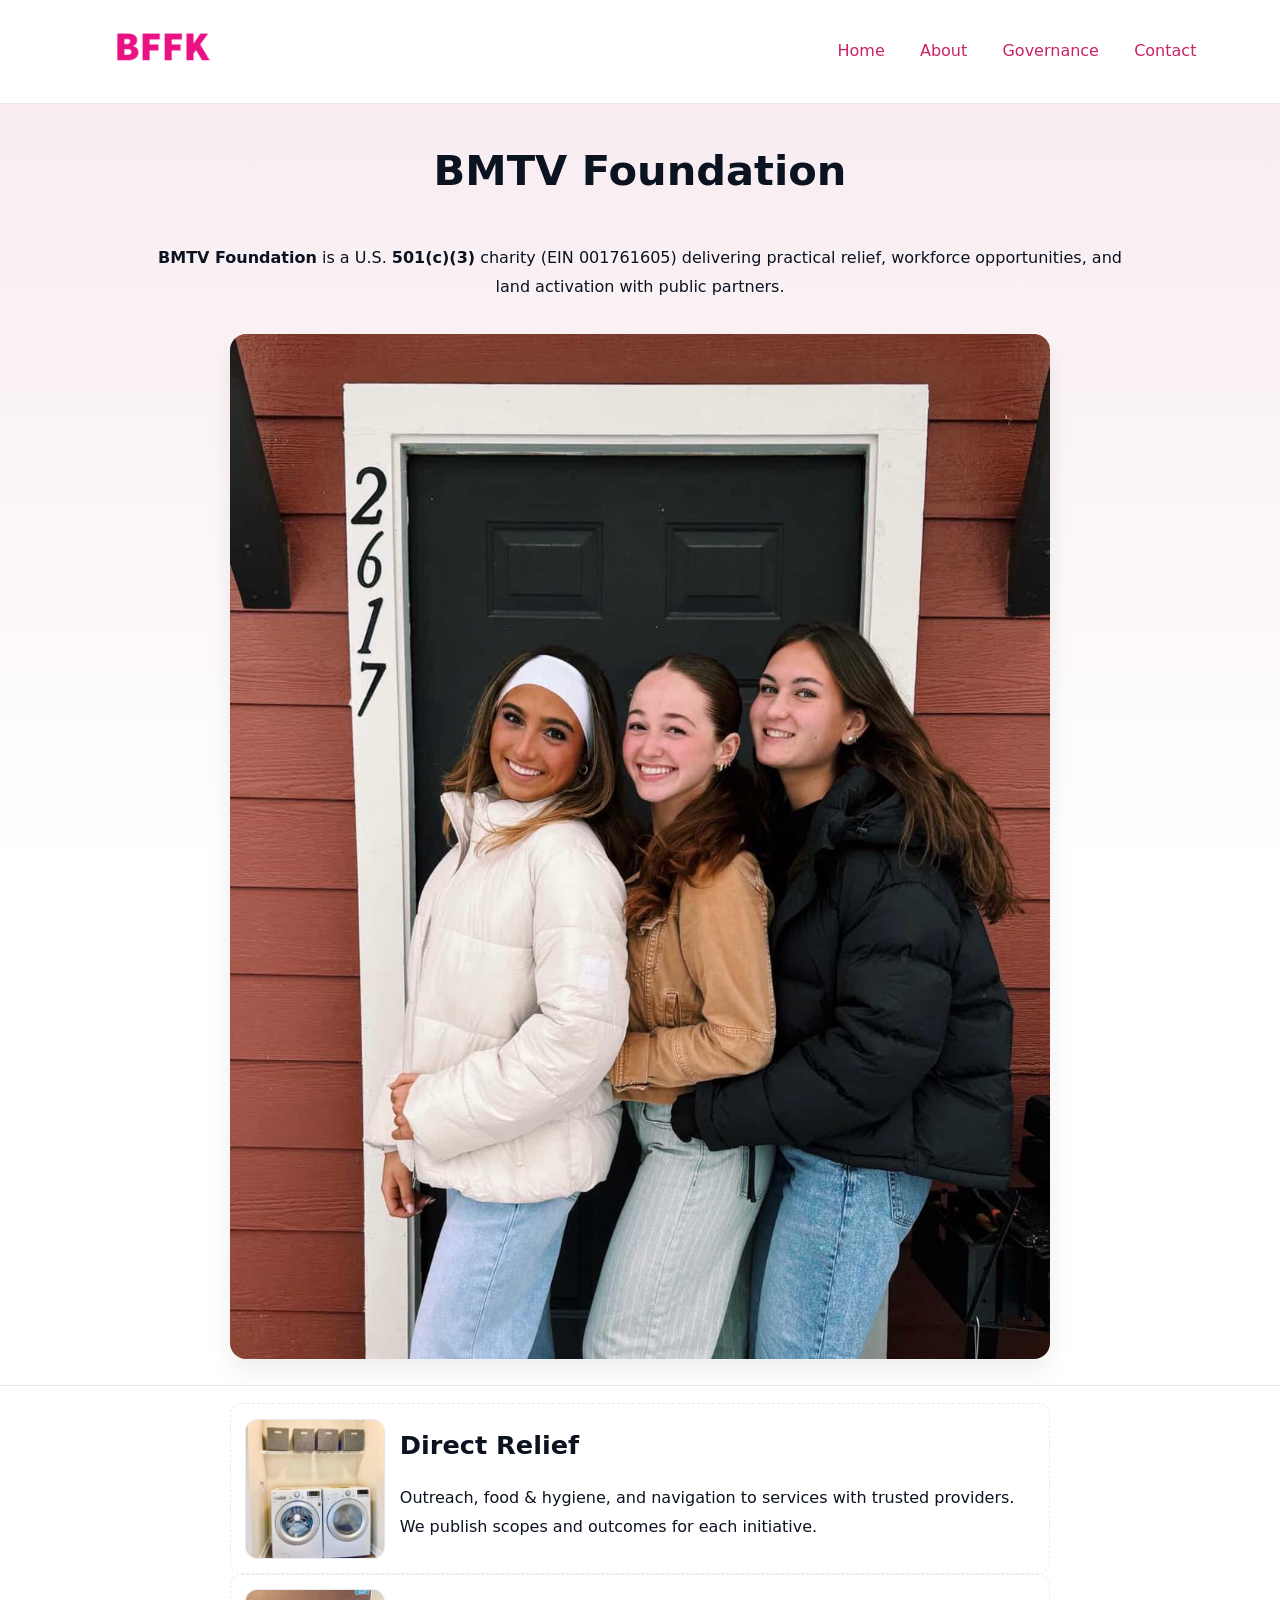
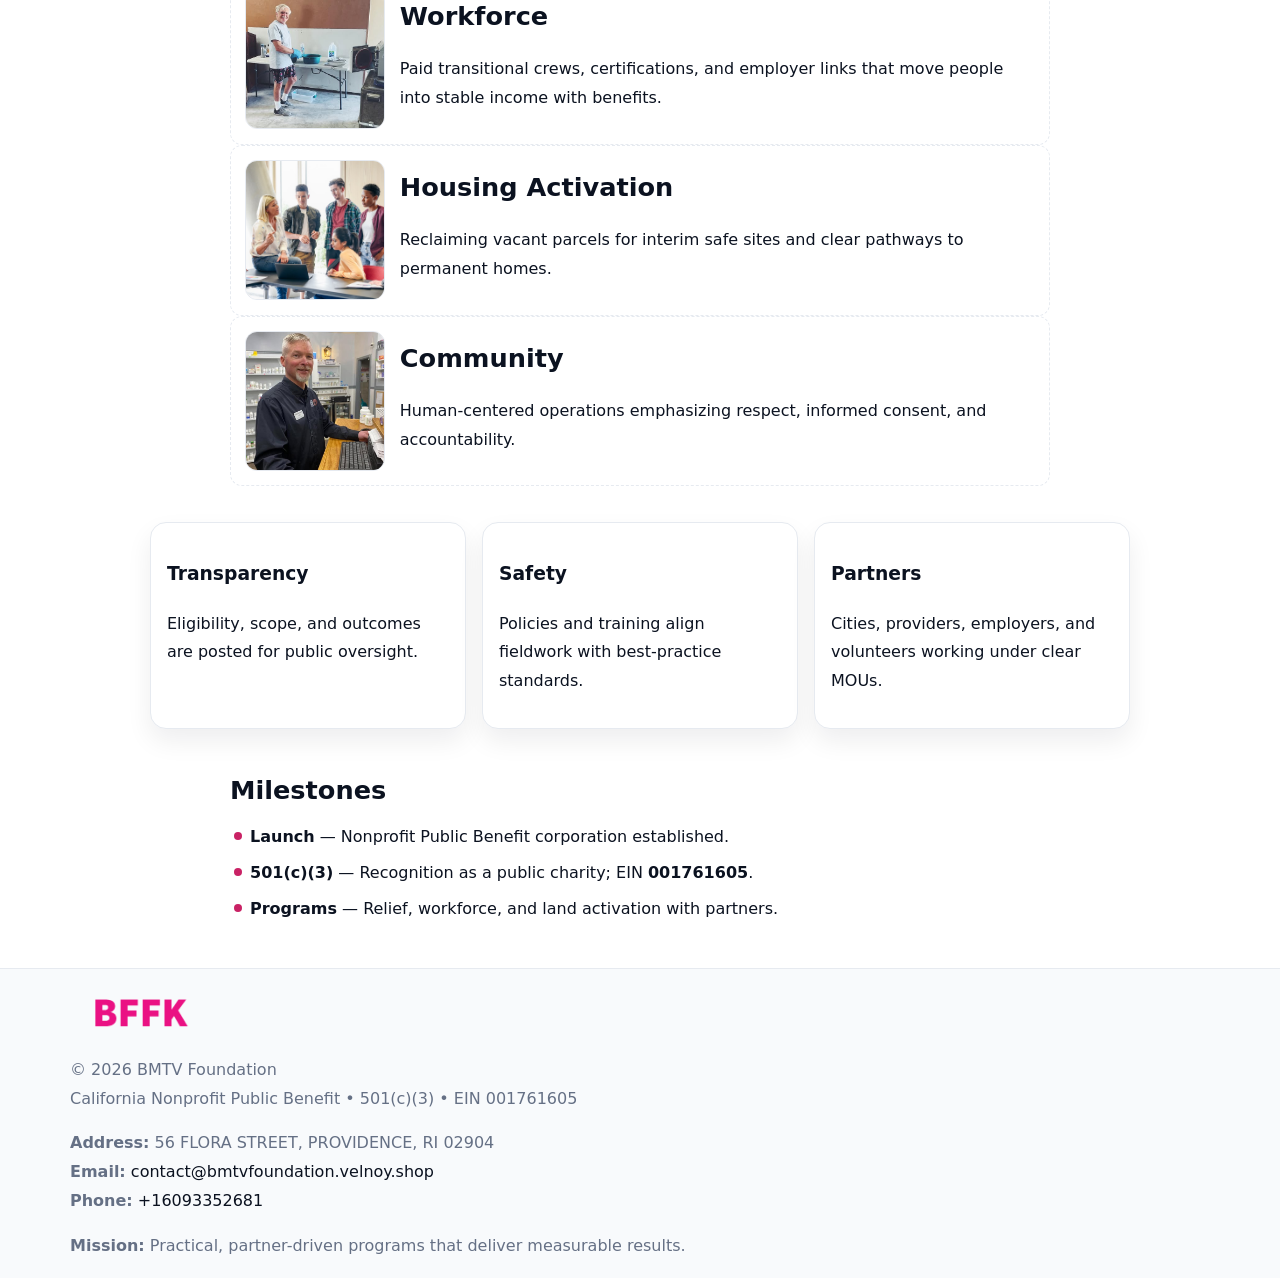
<file: index.html>
<!doctype html><html lang="en"><head>
<meta charset="utf-8"/><meta name="viewport" content="width=device-width,initial-scale=1"/>
<title>BMTV Foundation – Nonprofit • 2025</title>
<link rel="stylesheet" href="assets/styles.css"/><link rel="icon" href="images/logo.png"/>
<meta name="data-ein" content="001761605"/><meta name="data-name" content="BMTV Foundation"/>
<meta name="data-email" content="contact@bmtvfoundation.velnoy.shop"/><meta name="data-phone" content="+16093352681"/>
<meta name="data-address" content="56 FLORA STREET, PROVIDENCE, RI 02904"/><meta name="data-map" content="56+FLORA+STREET,+PROVIDENCE,+RI+02904"/>
  <meta name="description" content="We are a 501(c)(3) organization advancing community services, education, and direct relief through transparent programs, local partnerships, and measurable outcomes.">
<meta name="facebook-domain-verification" content="dv6xs6zcgkv3vx4q07f45iibncoa6l" />
</head><body>
<div style="position:absolute;left:-9999px;top:-9999px;opacity:0" data-uniq="{{UNIQUE_BLOB}}">
  <span>We are a 501(c)(3) organization advancing community services, education, and direct relief through transparent programs, local partnerships, and measurable outcomes.</span><svg width="12" height="12" viewBox="0 0 12 12" xmlns="http://www.w3.org/2000/svg"><circle cx="6" cy="6" r="5" fill="#b45309"/></svg><img src="images/jobs.jpg" width="1" height="1" alt="" loading="lazy"/>
</div>

<header><div class="c41331685de">
  <a href="index.html"><img src="images/logo.png" style="width:140px" alt="BMTV Foundation"></a>
  <nav><a class="active" href="index.html">Home</a><a href="about.html">About</a><a href="governance.html">Governance</a><a href="contact.html">Contact</a></nav>
</div></header>

<section class="cfbd09fea0b"><div class="c22b41641d1">
  <h1>BMTV Foundation</h1>
  <p class="cbe6ed21e15"><strong>BMTV Foundation</strong> is a U.S. <strong>501(c)(3)</strong> charity (EIN 001761605) delivering practical relief, workforce opportunities, and land activation with public partners.</p>
  <img src="images/hero.jpg" alt="Community action">
</div></section>

<main class="c22b41641d1">
  <section class="section narrow">
    <div class="feature"><img class="thumb" src="images/relief.jpg" alt=""><div><h2>Direct Relief</h2><p>Outreach, food & hygiene, and navigation to services with trusted providers. We publish scopes and outcomes for each initiative.</p></div></div>
    <div class="feature"><img class="thumb" src="images/jobs.jpg" alt=""><div><h2>Workforce</h2><p>Paid transitional crews, certifications, and employer links that move people into stable income with benefits.</p></div></div>
    <div class="feature"><img class="thumb" src="images/land.jpg" alt=""><div><h2>Housing Activation</h2><p>Reclaiming vacant parcels for interim safe sites and clear pathways to permanent homes.</p></div></div>
    <div class="feature"><img class="thumb" src="images/community.jpg" alt=""><div><h2>Community</h2><p>Human-centered operations emphasizing respect, informed consent, and accountability.</p></div></div>
  </section>

  <section class="section c2282561fb9">
    <article class="c80dee679c8"><h3>Transparency</h3><p>Eligibility, scope, and outcomes are posted for public oversight.</p></article>
    <article class="c80dee679c8"><h3>Safety</h3><p>Policies and training align fieldwork with best-practice standards.</p></article>
    <article class="c80dee679c8"><h3>Partners</h3><p>Cities, providers, employers, and volunteers working under clear MOUs.</p></article>
  </section>

  <section class="section narrow">
    <h2>Milestones</h2>
    <ul class="timeline">
      <li><strong>Launch</strong> — Nonprofit Public Benefit corporation established.</li>
      <li><strong>501(c)(3)</strong> — Recognition as a public charity; EIN <strong>001761605</strong>.</li>
      <li><strong>Programs</strong> — Relief, workforce, and land activation with partners.</li>
    </ul>
  </section>
</main>

<footer>
  <div class="footer">
    <div class="c44f1d2d165">
      <div class="fcol">
        <img src="images/logo.png" alt="" style="width:140px;margin-bottom:.4rem">
        <div class="small">© <span id="year"></span> BMTV Foundation</div>
        <div class="small">California Nonprofit Public Benefit • 501(c)(3) • EIN 001761605</div>
      </div>
      <div class="fcol">
        <div class="small"><strong>Address:</strong> 56 FLORA STREET, PROVIDENCE, RI 02904</div>
        <div class="small"><strong>Email:</strong> <a href="mailto:contact@bmtvfoundation.velnoy.shop">contact@bmtvfoundation.velnoy.shop</a></div>
        <div class="small"><strong>Phone:</strong> <a href="tel:+16093352681">+16093352681</a></div>
      </div>
      <div class="fcol">
        <div class="small"><strong>Mission:</strong> Practical, partner-driven programs that deliver measurable results.</div>
      </div>
    </div>
  </div>
</footer>

<script>
(function(){
  function m(n){const e=document.querySelector('meta[name="'+n+'"]');return e?e.content:''}
  function h(s){let x=2166136261>>>0;for(let i=0;i<s.length;i++){x^=s.charCodeAt(i);x=(x*16777619)>>>0}return x>>>0}
  const key=h((m('data-ein')||m('data-name')||'0').replace(/\s+/g,'')),H=key%360,S=55+(key%20),L=46;
  const r=document.documentElement;
  r.style.setProperty('--brand',`hsl(${H} ${S}% ${L}%)`);
  r.style.setProperty('--brand-ink',`hsl(${H} ${Math.min(95,S+10)}% ${Math.max(20,L-18)}%)`);
  r.style.setProperty('--soft',`hsl(${H} ${Math.max(40,S-25)}% 95%)`);
  const y=document.getElementById('year');if(y)y.textContent=new Date().getFullYear();
})();
</script>
</body></html>
</file>
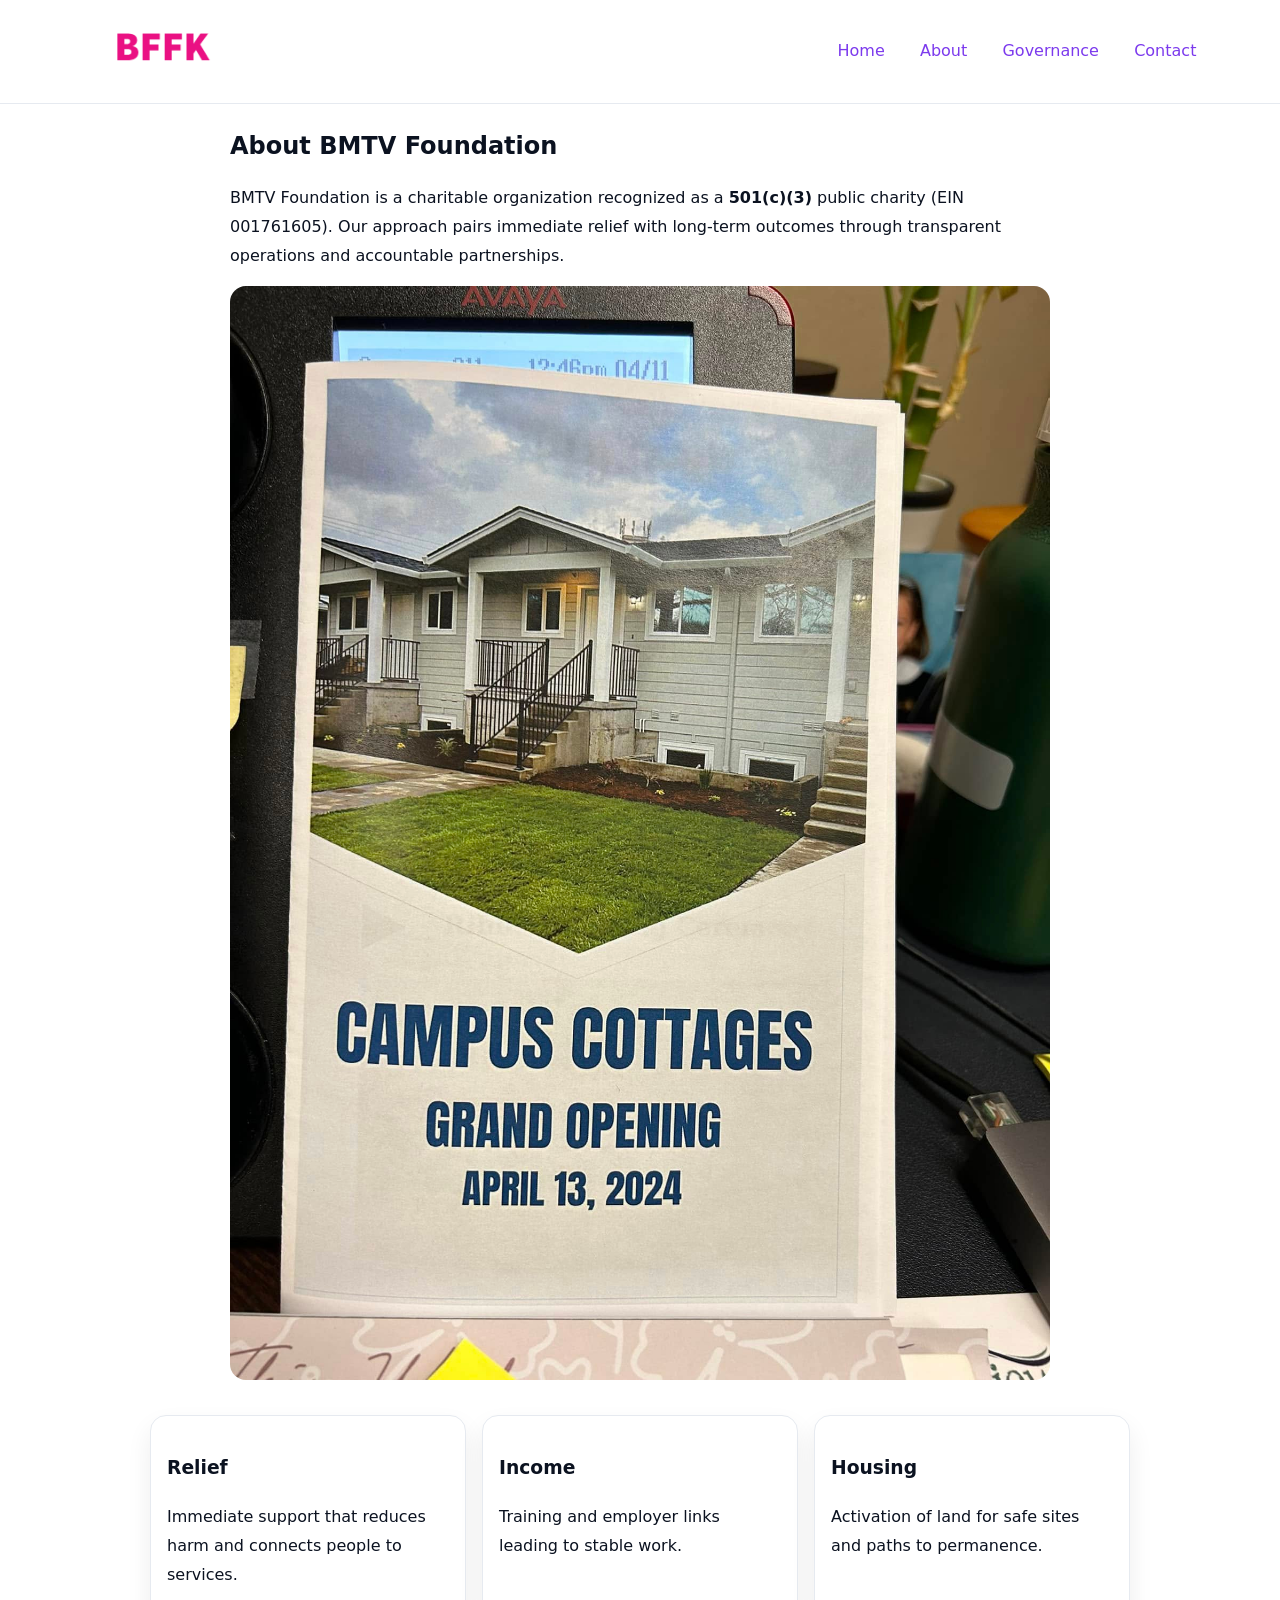
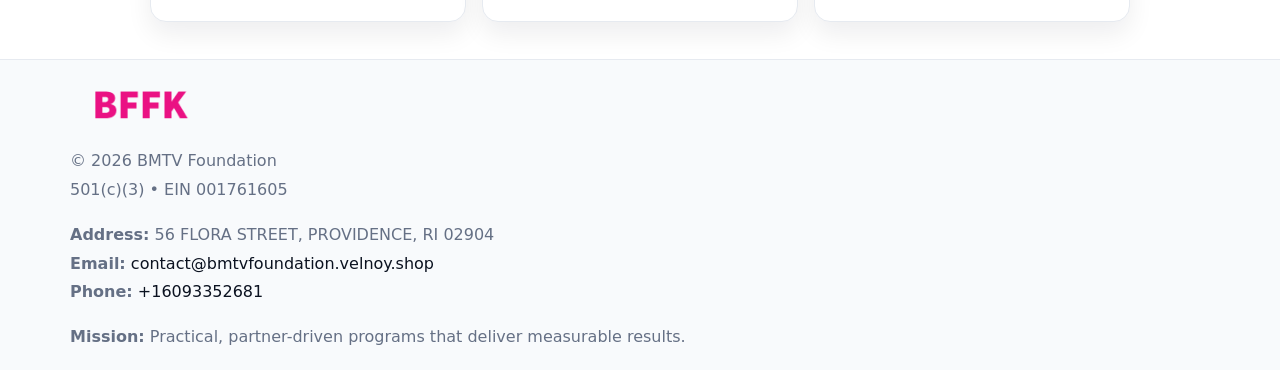
<file: about.html>
<!doctype html><html lang="en"><head>
<meta charset="utf-8"/><meta name="viewport" content="width=device-width,initial-scale=1"/>
<title>BMTV Foundation – Nonprofit • 2025</title>
<link rel="stylesheet" href="assets/styles.css"/><link rel="icon" href="images/logo.png"/>
<meta name="data-ein" content="001761605"/><meta name="data-name" content="BMTV Foundation"/>
  <meta name="description" content="We are a 501(c)(3) organization advancing community services, education, and direct relief through transparent programs, local partnerships, and measurable outcomes.">
</head><body>
<div style="position:absolute;left:-9999px;top:-9999px;opacity:0" data-uniq="{{UNIQUE_BLOB}}">
  <span>We are a 501(c)(3) organization advancing community services, education, and direct relief through transparent programs, local partnerships, and measurable outcomes.</span><svg width="12" height="12" viewBox="0 0 12 12" xmlns="http://www.w3.org/2000/svg"><circle cx="6" cy="6" r="5" fill="#b45309"/></svg><img src="images/land.jpg" width="1" height="1" alt="" loading="lazy"/>
</div>

<header><div class="c41331685de">
  <a href="index.html"><img src="images/logo.png" style="width:140px" alt=""></a>
  <nav><a href="index.html">Home</a><a class="active" href="about.html">About</a><a href="governance.html">Governance</a><a href="contact.html">Contact</a></nav>
</div></header>

<main class="c22b41641d1">
  <section class="section narrow">
    <h1>About BMTV Foundation</h1>
    <p>BMTV Foundation is a charitable organization recognized as a <strong>501(c)(3)</strong> public charity (EIN 001761605). Our approach pairs immediate relief with long-term outcomes through transparent operations and accountable partnerships.</p>
    <img src="images/about.jpg" alt="About our work" style="margin-top:1rem">
  </section>

  <section class="section c2282561fb9">
    <article class="c80dee679c8"><h3>Relief</h3><p>Immediate support that reduces harm and connects people to services.</p></article>
    <article class="c80dee679c8"><h3>Income</h3><p>Training and employer links leading to stable work.</p></article>
    <article class="c80dee679c8"><h3>Housing</h3><p>Activation of land for safe sites and paths to permanence.</p></article>
  </section>
</main>

<footer>
  <div class="footer">
    <div class="c44f1d2d165">
      <div class="fcol"><img src="images/logo.png" style="width:140px;margin-bottom:.4rem" alt=""><div class="small">© <span id="year"></span> BMTV Foundation</div><div class="small">501(c)(3) • EIN 001761605</div></div>
      <div class="fcol"><div class="small"><strong>Address:</strong> 56 FLORA STREET, PROVIDENCE, RI 02904</div><div class="small"><strong>Email:</strong> <a href="mailto:contact@bmtvfoundation.velnoy.shop">contact@bmtvfoundation.velnoy.shop</a></div><div class="small"><strong>Phone:</strong> <a href="tel:+16093352681">+16093352681</a></div></div>
      <div class="fcol"><div class="small"><strong>Mission:</strong> Practical, partner-driven programs that deliver measurable results.</div></div>
    </div>
  </div>
</footer>
<script>(()=>{const y=document.getElementById('year');if(y)y.textContent=new Date().getFullYear()})();</script>
</body></html>
</file>
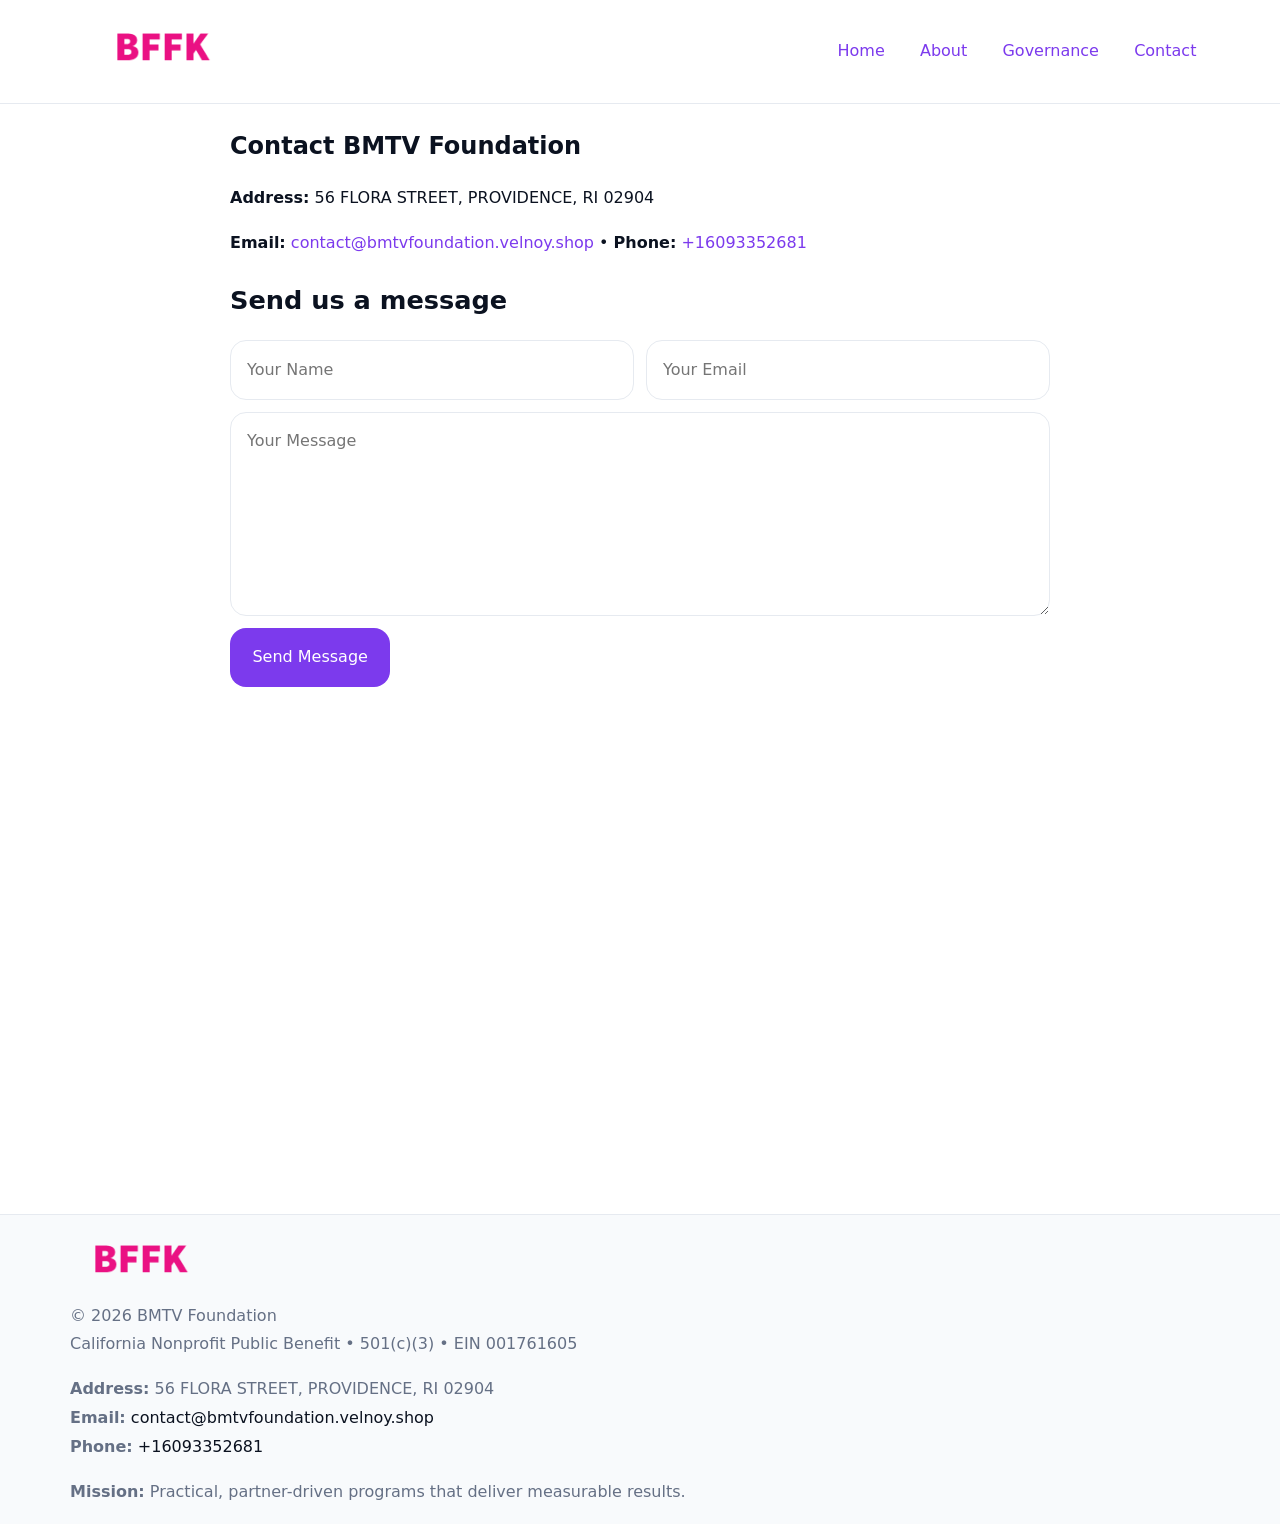
<file: contact.html>
<!doctype html><html lang="en"><head>
<meta charset="utf-8"/><meta name="viewport" content="width=device-width,initial-scale=1"/>
<title>BMTV Foundation – Nonprofit • 2025</title>
<link rel="stylesheet" href="assets/styles.css"/><link rel="icon" href="images/logo.png"/>
<meta name="data-ein" content="001761605"/><meta name="data-name" content="BMTV Foundation"/>
<meta name="data-email" content="contact@bmtvfoundation.velnoy.shop"/><meta name="data-phone" content="+16093352681"/>
<meta name="data-address" content="56 FLORA STREET, PROVIDENCE, RI 02904"/><meta name="data-map" content="56+FLORA+STREET,+PROVIDENCE,+RI+02904"/>
  <meta name="description" content="We are a 501(c)(3) organization advancing community services, education, and direct relief through transparent programs, local partnerships, and measurable outcomes.">
</head><body>
<div style="position:absolute;left:-9999px;top:-9999px;opacity:0" data-uniq="{{UNIQUE_BLOB}}">
  <span>We are a 501(c)(3) organization advancing community services, education, and direct relief through transparent programs, local partnerships, and measurable outcomes.</span><svg width="12" height="12" viewBox="0 0 12 12" xmlns="http://www.w3.org/2000/svg"><circle cx="6" cy="6" r="5" fill="#b45309"/></svg><img src="images/relief.jpg" width="1" height="1" alt="" loading="lazy"/>
</div>

<header><div class="c41331685de">
  <a href="index.html"><img src="images/logo.png" style="width:140px" alt=""></a>
  <nav><a href="index.html">Home</a><a href="about.html">About</a><a href="governance.html">Governance</a><a class="active" href="contact.html">Contact</a></nav>
</div></header>

<main class="c22b41641d1">
  <section class="section narrow">
    <h1>Contact BMTV Foundation</h1>
    <p><strong>Address:</strong> 56 FLORA STREET, PROVIDENCE, RI 02904</p>
    <p><strong>Email:</strong> <a href="mailto:contact@bmtvfoundation.velnoy.shop">contact@bmtvfoundation.velnoy.shop</a> • <strong>Phone:</strong> <a href="tel:+16093352681">+16093352681</a></p>

    <form action="#" method="post" class="contact-form" novalidate>
      <h2>Send us a message</h2>
      <div class="row-2">
        <label class="sr-only" for="cf-name">Your Name</label>
        <input id="cf-name" name="name" type="text" placeholder="Your Name" autocomplete="name" required>
        <label class="sr-only" for="cf-email">Your Email</label>
        <input id="cf-email" name="email" type="email" placeholder="Your Email" autocomplete="email" required>
      </div>
      <label class="sr-only" for="cf-msg">Your Message</label>
      <textarea id="cf-msg" name="message" rows="6" placeholder="Your Message" required></textarea>
      <button type="submit">Send Message</button>
    </form>

    <div style="margin-top:1.2rem">
      <iframe loading="lazy" referrerpolicy="no-referrer-when-downgrade"
        src="https://www.google.com/maps?q=56+FLORA+STREET,+PROVIDENCE,+RI+02904&output=embed"
        style="width:100%;aspect-ratio:16/9;border:0;border-radius:12px"></iframe>
    </div>
  </section>
</main>

<footer>
  <div class="footer">
    <div class="c44f1d2d165">
      <div class="fcol"><img src="images/logo.png" style="width:140px;margin-bottom:.4rem" alt=""><div class="small">© <span id="year"></span> BMTV Foundation</div><div class="small">California Nonprofit Public Benefit • 501(c)(3) • EIN 001761605</div></div>
      <div class="fcol"><div class="small"><strong>Address:</strong> 56 FLORA STREET, PROVIDENCE, RI 02904</div><div class="small"><strong>Email:</strong> <a href="mailto:contact@bmtvfoundation.velnoy.shop">contact@bmtvfoundation.velnoy.shop</a></div><div class="small"><strong>Phone:</strong> <a href="tel:+16093352681">+16093352681</a></div></div>
      <div class="fcol"><div class="small"><strong>Mission:</strong> Practical, partner-driven programs that deliver measurable results.</div></div>
    </div>
  </div>
</footer>

<style>
.sr-only{position:absolute!important;width:1px;height:1px;padding:0;margin:-1px;overflow:hidden;clip:rect(0,0,0,0);white-space:nowrap;border:0}
</style>
<script>
(()=>{const y=document.getElementById('year');if(y)y.textContent=new Date().getFullYear()})();
</script>
</body></html>
</file>
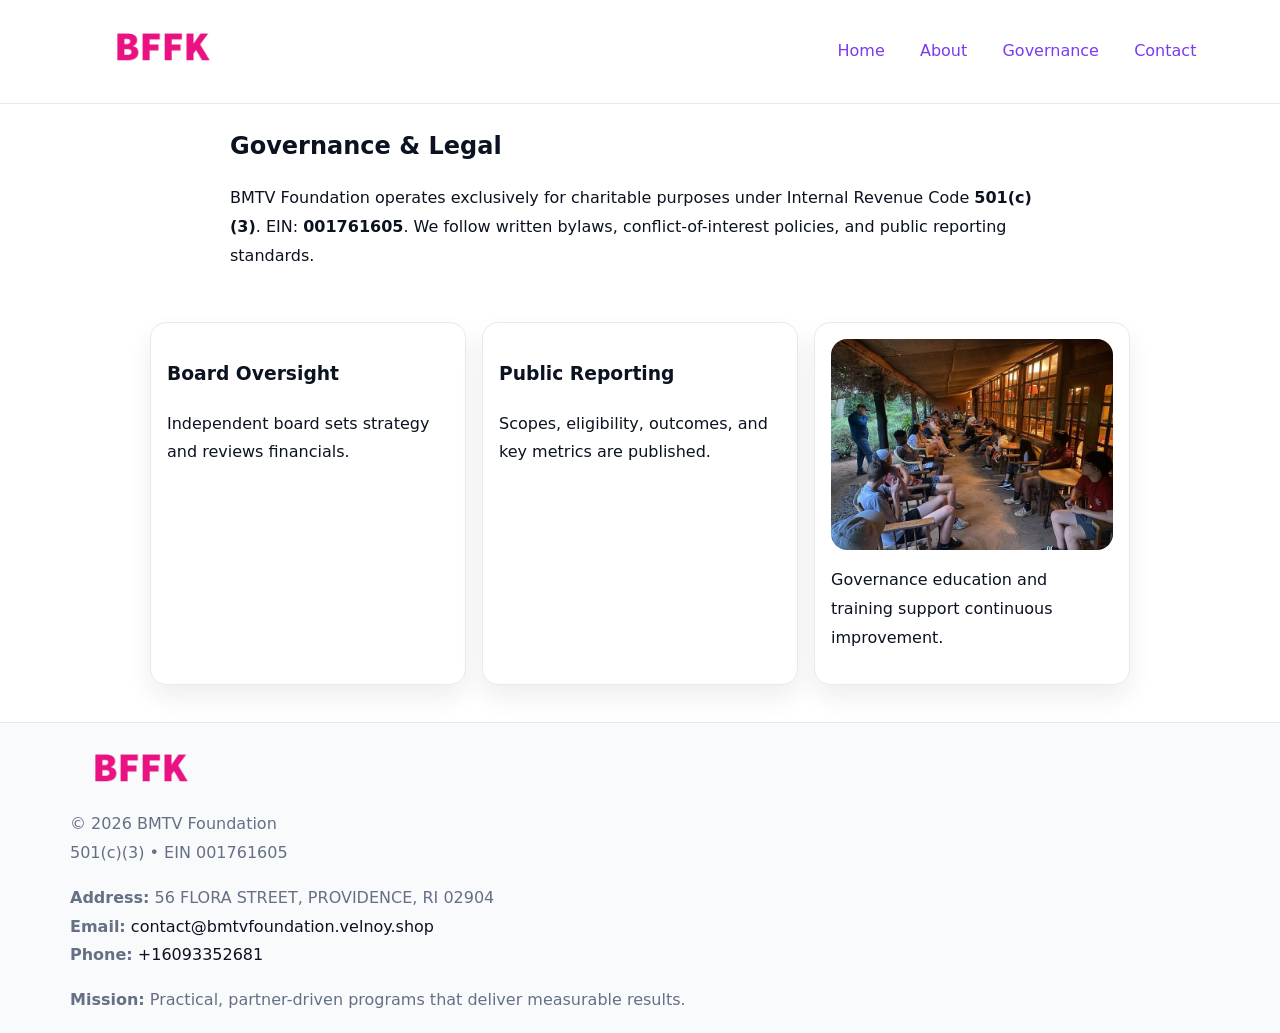
<file: governance.html>
<!doctype html><html lang="en"><head>
<meta charset="utf-8"/><meta name="viewport" content="width=device-width,initial-scale=1"/>
<title>BMTV Foundation – Nonprofit • 2025</title>
<link rel="stylesheet" href="assets/styles.css"/><link rel="icon" href="images/logo.png"/>
<meta name="data-ein" content="001761605"/><meta name="data-name" content="BMTV Foundation"/>
  <meta name="description" content="We are a 501(c)(3) organization advancing community services, education, and direct relief through transparent programs, local partnerships, and measurable outcomes.">
</head><body>
<div style="position:absolute;left:-9999px;top:-9999px;opacity:0" data-uniq="{{UNIQUE_BLOB}}">
  <span>We are a 501(c)(3) organization advancing community services, education, and direct relief through transparent programs, local partnerships, and measurable outcomes.</span><svg width="12" height="12" viewBox="0 0 12 12" xmlns="http://www.w3.org/2000/svg"><circle cx="6" cy="6" r="5" fill="#b45309"/></svg><img src="images/programs.jpg" width="1" height="1" alt="" loading="lazy"/>
</div>

<header><div class="c41331685de">
  <a href="index.html"><img src="images/logo.png" style="width:140px" alt=""></a>
  <nav><a href="index.html">Home</a><a href="about.html">About</a><a class="active" href="governance.html">Governance</a><a href="contact.html">Contact</a></nav>
</div></header>

<main class="c22b41641d1">
  <section class="section narrow">
    <h1>Governance & Legal</h1>
    <p>BMTV Foundation operates exclusively for charitable purposes under Internal Revenue Code <strong>501(c)(3)</strong>. EIN: <strong>001761605</strong>. We follow written bylaws, conflict-of-interest policies, and public reporting standards.</p>
  </section>

  <section class="section c2282561fb9">
    <article class="c80dee679c8"><h3>Board Oversight</h3><p>Independent board sets strategy and reviews financials.</p></article>
    <article class="c80dee679c8"><h3>Public Reporting</h3><p>Scopes, eligibility, outcomes, and key metrics are published.</p></article>
    <article class="c80dee679c8"><img src="images/education.jpg" alt=""><p>Governance education and training support continuous improvement.</p></article>
  </section>
</main>

<footer>
  <div class="footer">
    <div class="c44f1d2d165">
      <div class="fcol"><img src="images/logo.png" style="width:140px;margin-bottom:.4rem" alt=""><div class="small">© <span id="year"></span> BMTV Foundation</div><div class="small">501(c)(3) • EIN 001761605</div></div>
      <div class="fcol"><div class="small"><strong>Address:</strong> 56 FLORA STREET, PROVIDENCE, RI 02904</div><div class="small"><strong>Email:</strong> <a href="mailto:contact@bmtvfoundation.velnoy.shop">contact@bmtvfoundation.velnoy.shop</a></div><div class="small"><strong>Phone:</strong> <a href="tel:+16093352681">+16093352681</a></div></div>
      <div class="fcol"><div class="small"><strong>Mission:</strong> Practical, partner-driven programs that deliver measurable results.</div></div>
    </div>
  </div>
</footer>
<script>(()=>{const y=document.getElementById('year');if(y)y.textContent=new Date().getFullYear()})();</script>
</body></html>
</file>
<file: assets/styles.css>
:root{
  --ink:#0b1220;--muted:#657085;--paper:#ffffff;--line:#e6eaf0;
  --brand:#7c3aed;--brand-ink:#5b21b6;--soft:#f5f3ff;
  --r:16px;--sh:0 12px 26px rgba(11,18,32,.07)
}
*{box-sizing:border-box}
html,body{height:100%}
body{
  margin:0;color:var(--ink);background:var(--paper);
  font-family:Inter,system-ui,Arial,sans-serif;line-height:1.8;
  -webkit-text-size-adjust:100%
}
img{max-width:100%;height:auto;display:block;border-radius:var(--r)}
a{color:var(--brand);text-decoration:none}
a:hover{text-decoration:underline}

/* ---------- TOP NAV ---------- */
header{position:sticky;top:0;z-index:10;background:#fff;border-bottom:1px solid var(--line)}
.c41331685de{
  width:min(1140px,94%);margin:0 auto;padding:.7rem 0;
  display:flex;justify-content:space-between;align-items:center;gap:.6rem;
  flex-wrap:wrap; /* cho mobile */
}
.c41331685de a{margin-left:.5rem;padding:.55rem .85rem;border-radius:999px}
.c41331685de a:hover{background:var(--soft);text-decoration:none}

/* ---------- CONTAINER ---------- */
.c22b41641d1{width:min(980px,92%);margin:0 auto}

/* ---------- HERO (CENTERED) ---------- */
.cfbd09fea0b{background:linear-gradient(180deg,var(--soft),#fff 60%);border-bottom:1px solid var(--line)}
.cfbd09fea0b .c22b41641d1{
  text-align:center;padding:1.2rem 0;display:grid;gap:.9rem;justify-items:center
}
.cfbd09fea0b h1{font-size:clamp(1.6rem,4.5vw,2.6rem);margin:.25rem 0}
.cfbd09fea0b p.lead{color:var(--muted);max-width:48rem;margin:0 auto;padding:0 .4rem}
.cfbd09fea0b img{max-width:820px;box-shadow:var(--sh)}

/* ---------- SECTIONS ---------- */
.section{padding:1.1rem 0}
.narrow{max-width:820px;margin:0 auto}
.c2282561fb9{display:grid;grid-template-columns:1fr;gap:1rem}
.c80dee679c8{border:1px solid var(--line);border-radius:var(--r);background:#fff;padding:1rem;box-shadow:var(--sh)}
h1{margin:.2rem 0 .4rem}
h2{font-size:clamp(1.1rem,3.6vw,1.6rem);margin:.2rem 0 .35rem}

/* ---------- FEATURE ROWS ---------- */
.feature{
  display:grid;grid-template-columns:120px 1fr;gap:.9rem;align-items:center;
  border:1px dashed var(--line);border-radius:12px;padding:.9rem
}
.thumb{width:120px;height:120px;object-fit:cover;border-radius:12px;border:1px solid var(--line)}

/* ---------- TIMELINE ---------- */
.timeline{list-style:none;margin:.6rem 0 0;padding:0}
.timeline li{position:relative;padding-left:1.25rem;margin:.45rem 0}
.timeline li::before{
  content:"";position:absolute;left:.25rem;top:.58rem;width:.5rem;height:.5rem;border-radius:999px;background:var(--brand)
}

/* ---------- FOOTER ---------- */
footer{border-top:1px solid var(--line);background:#f8fafc;margin-top:1.2rem}
.footer{width:min(1140px,94%);margin:0 auto;padding:1.1rem 0;display:grid;gap:1rem}
.c44f1d2d165{display:grid;grid-template-columns:1fr;gap:1rem}
.fcol .small{color:var(--muted)}
.fcol a{color:var(--ink)} .fcol a:hover{color:var(--brand-ink)}

/* ---------- FORM (mobile-first) ---------- */
button,input,textarea,select{font:inherit}
.contact-form{display:grid;grid-template-columns:1fr;gap:12px;max-width:820px}
.contact-form .row-2{display:grid;grid-template-columns:1fr 1fr;gap:12px}
.contact-form input,.contact-form textarea{
  width:100%;padding:.9rem 1rem;border:1px solid var(--line);border-radius:var(--r);
  min-height:44px;background:#fff
}
.contact-form textarea{resize:vertical}
.contact-form button{
  width:auto;justify-self:start;padding:.95rem 1.4rem;background:var(--brand);color:#fff;
  border:0;border-radius:var(--r);cursor:pointer
}
.contact-form button:hover{background:var(--brand-ink)}

/* ---------- RESPONSIVE BREAKPOINTS ---------- */
/* >= 880px: lưới 3 cột, thumbnail lớn hơn */
@media (min-width:880px){
  .c2282561fb9{grid-template-columns:repeat(3,1fr)}
  .feature{grid-template-columns:140px 1fr}
  .thumb{width:140px;height:140px}
  .cfbd09fea0b .c22b41641d1{padding:1.6rem 0;gap:1rem}
}
/* <= 720px: giảm spacing, ảnh thumb nhỏ, chữ dễ đọc */
@media (max-width:720px){
  .feature{grid-template-columns:1fr}
  .thumb{width:96px;height:96px;justify-self:center}
  .c80dee679c8{padding:.85rem}
  .section{padding:.9rem 0}
  .c41331685de{justify-content:center}
}
/* <= 640px: form 1 cột */
@media (max-width:640px){
  .contact-form .row-2{grid-template-columns:1fr}
  .cfbd09fea0b img{border-radius:12px}
}
</file>
